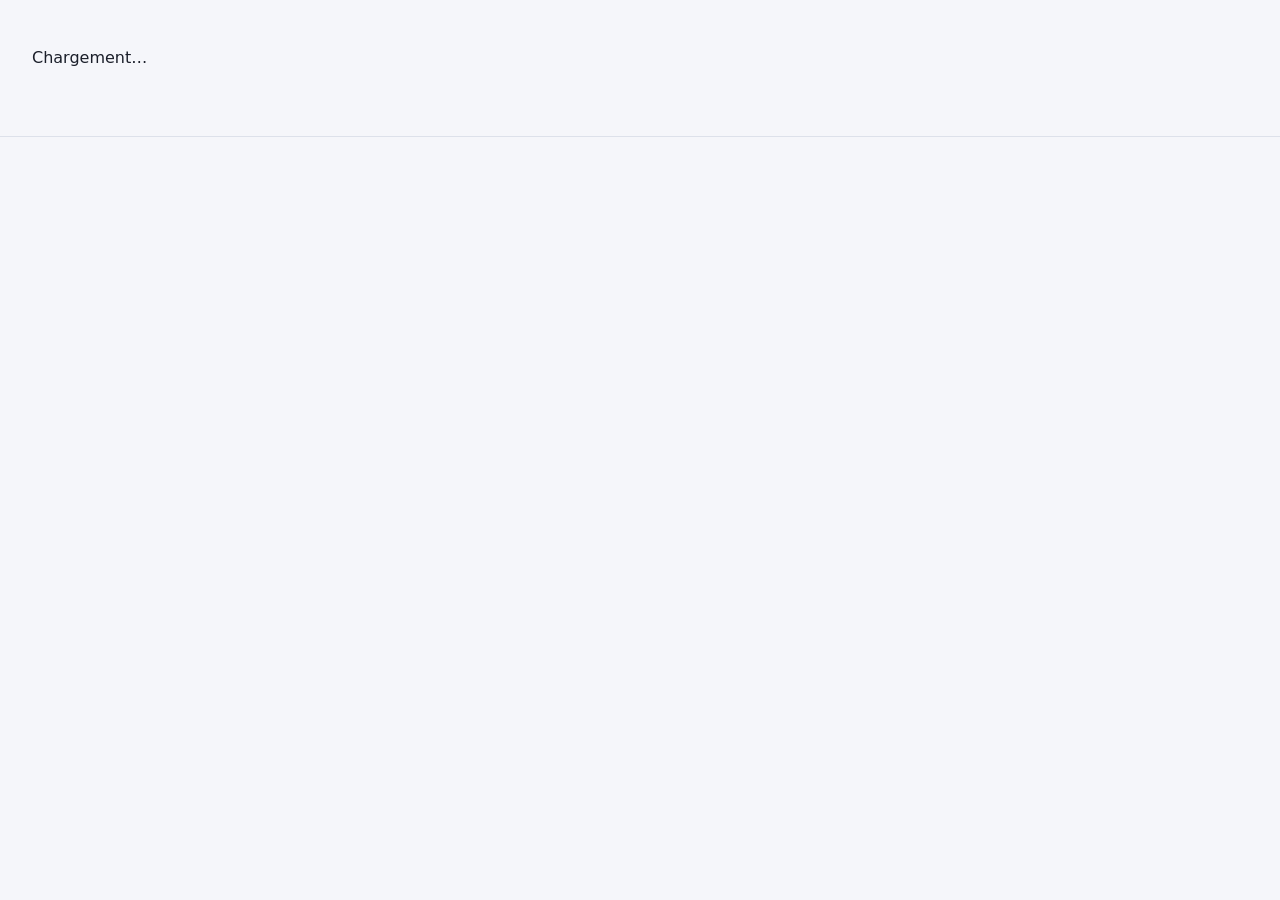
<file: index.html>
<!doctype html>
<html lang="fr"><head><meta charset="utf-8">
<title>Formations Jeune Juge / Jeune Arbitre UNSS</title>
<meta http-equiv="refresh" content="0; url=site/">
<link rel="canonical" href="site/">
</head><body><p><a href="site/">Accéder au site</a></p></body></html>
</file>
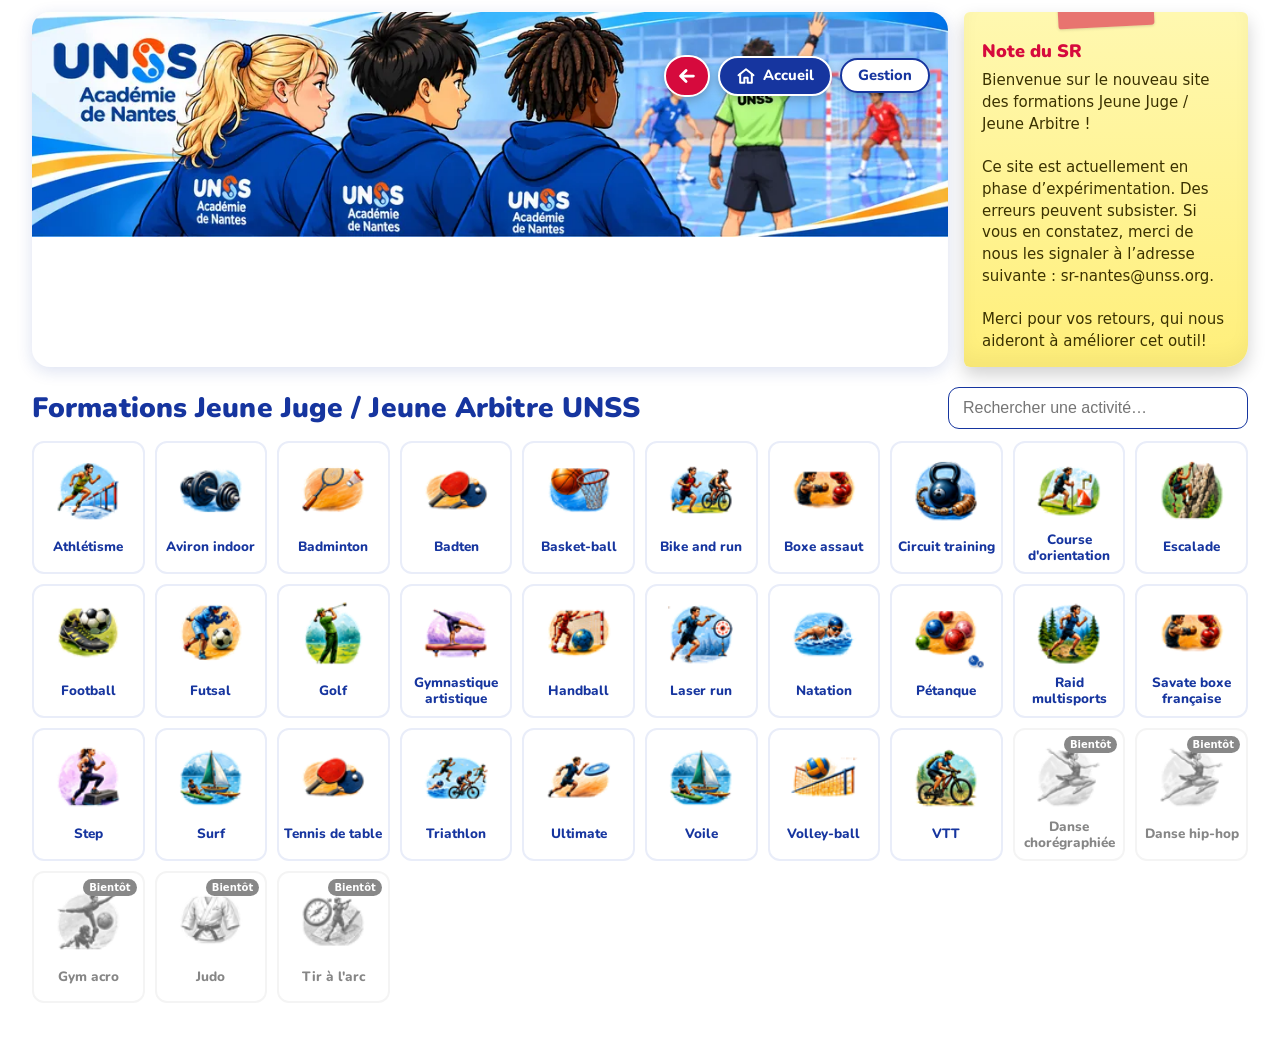
<file: site/index.html>
<!doctype html>
<html lang="fr">
<head>
<meta charset="utf-8">
<meta name="viewport" content="width=device-width, initial-scale=1">
<title>Formations Jeune Juge / Jeune Arbitre UNSS</title>
<meta name="description" content="Parcours de formation des jeunes juges et jeunes arbitres UNSS : découverte, règles, quiz d'analyse et entraînement à la certification.">
<link rel="icon" href="assets/logo-unss-nantes.png">
<link rel="manifest" href="manifest.webmanifest">
<meta name="theme-color" content="#16359f">
<link rel="apple-touch-icon" href="assets/app-192.png">
<meta name="apple-mobile-web-app-title" content="Jeune Officiel">
<link rel="stylesheet" href="assets/app.css">
</head>
<body>
<a class="evitement" href="#app">Aller au contenu</a>
<div id="bandeau"></div>
<header id="entete" class="entete"></header>
<main id="app" tabindex="-1"><p>Chargement…</p></main>
<footer class="pied" id="pied"></footer>

<dialog class="vision" id="vision">
  <div class="vision-in">
    <div class="vision-bar">
      <h2 id="vision-titre"></h2>
      <a class="btn petit" id="vision-ext" target="_blank" rel="noopener">Ouvrir dans un onglet ↗</a>
      <button class="btn petit" id="vision-fermer" aria-label="Fermer">Fermer ✕</button>
    </div>
    <iframe id="vision-cadre" title="Document" allowfullscreen></iframe>
  </div>
</dialog>
<script src="assets/commun.js"></script>
<script src="assets/app.js"></script>
</body>
</html>
</file>
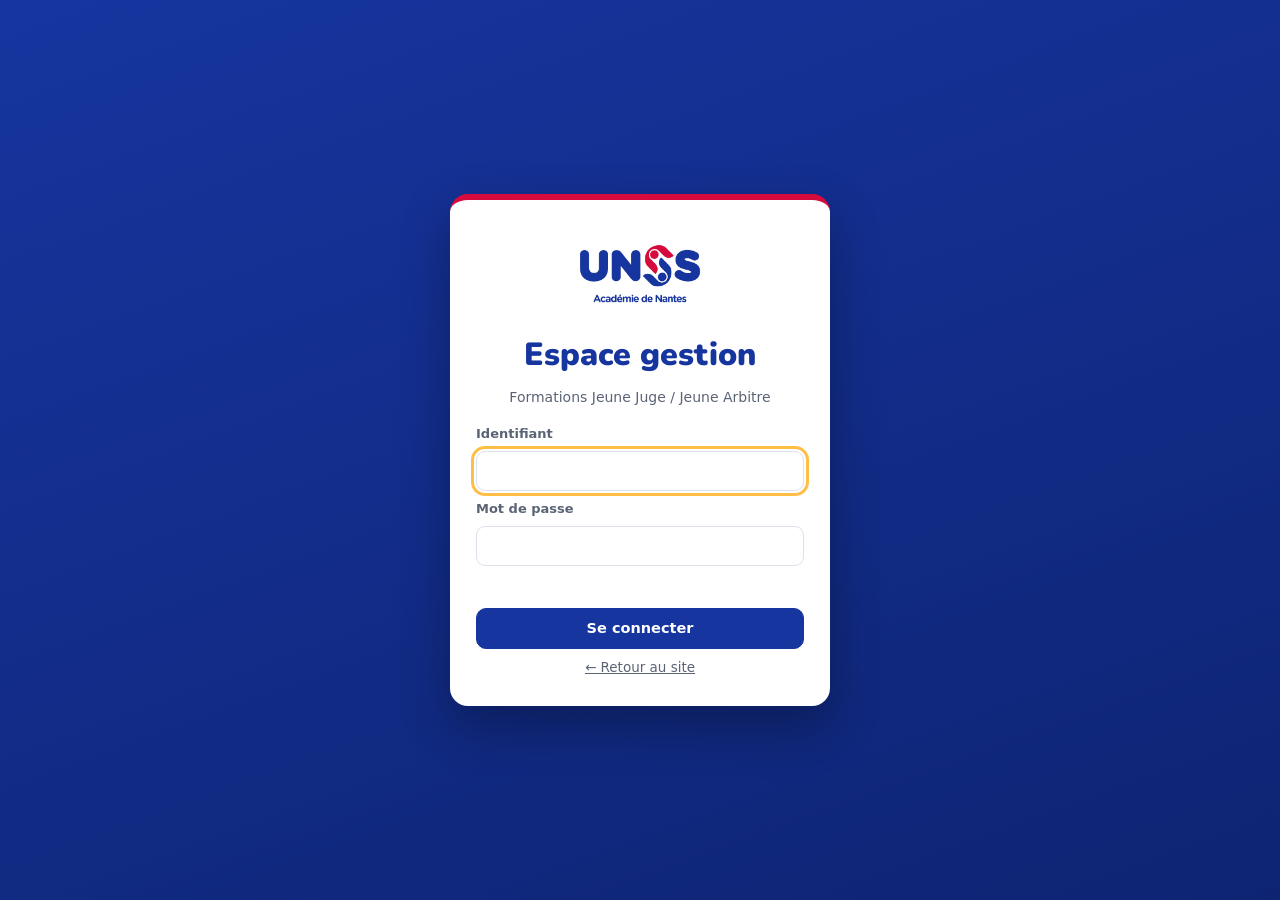
<file: site/admin.html>
<!doctype html>
<html lang="fr">
<head>
<meta charset="utf-8">
<meta name="viewport" content="width=device-width, initial-scale=1">
<meta name="robots" content="noindex">
<title>Espace gestion — Formations JA/JJ</title>
<link rel="stylesheet" href="assets/app.css">
<link rel="stylesheet" href="assets/admin.css">
</head>
<body class="admin">
<header class="top">
  <div class="top-in">
    <a class="marque" href="index.html"><b>Espace gestion</b><span id="a-sous">Formations Jeune Juge / Jeune Arbitre</span></a>
    <nav class="a-actions">
      <span id="etat" class="etat" role="status" aria-live="polite"></span>
      <button class="btn petit" id="b-apercu" title="Voir le site avec les modifications non publiées">Aperçu</button>
      <button class="btn petit" id="b-qualite">Contrôle qualité</button>
      <button class="btn petit" id="b-histo" title="Voir et restaurer les versions publiées">Historique</button>
      <button class="btn petit prim" id="b-publier">Publier</button>
      <button class="btn petit" id="b-reglages" aria-label="Réglages de publication">⚙</button>
    </nav>
  </div>
</header>
<div class="a-cadre">
  <aside class="a-cote" aria-label="Activités">
    <button class="a-lien" data-vue="general">Réglages généraux</button>
    <div class="a-cote-titre">Activités <button class="btn petit" id="b-ajout-sport">+ Ajouter</button></div>
    <ul id="liste-sports"></ul>
    <div class="a-cote-pied">
      <button class="btn petit" id="b-affiches">Affiches QR code</button>
      <button class="btn petit" id="b-export">Télécharger les fichiers (.zip)</button>
      <label class="btn petit">Importer un data.json<input type="file" id="f-import" accept=".json,application/json" hidden></label>
    </div>
  </aside>
  <main id="ed" class="a-main" tabindex="-1"><p>Chargement…</p></main>
</div>

<dialog id="dlg" class="a-dlg"><div id="dlg-in"></div></dialog>
<script src="assets/acces.js"></script>
<script src="assets/commun.js"></script>
<script src="assets/zip.js"></script>
<script src="assets/qrcode.js"></script>
<script src="assets/admin.js"></script>
</body>
</html>
</file>
<file: site/assets/app.css>
:root{
  --bleu:#16359f; --bleu-f:#0e2473; --bleu-c:#e9edf9; --rouge:#d60a3d; --rouge-f:#a8072f; --vert:#1f8a4c; --vert-c:#e3f4ea; --rouge-c:#fbe6e8;
  --fond:#f5f6fa; --carte:#fff; --texte:#1b1f2a; --doux:#5b6475; --bord:#dde1ea; --ombre:0 1px 3px rgba(20,30,60,.08),0 4px 14px rgba(20,30,60,.06);
  --e1:#1f5fc4; --e2:#e3a300; --e3:#2e9d4b; --e4:#e2553f; --e5:#7b4fc4; color-scheme:light;
  --r:14px; font-family:system-ui,-apple-system,"Segoe UI",Roboto,"Helvetica Neue",Arial,sans-serif;
}
*{box-sizing:border-box}
html{-webkit-text-size-adjust:100%}
body{margin:0;background:var(--fond);color:var(--texte);line-height:1.5;font-size:16px}
a{color:inherit}
button{font:inherit;cursor:pointer}
:focus-visible{outline:3px solid #ffbf47;outline-offset:2px}
#app:focus{outline:none}
.sr{position:absolute;width:1px;height:1px;overflow:hidden;clip:rect(0 0 0 0)}

/* En-tête */
.top{background:var(--bleu);color:#fff;position:sticky;top:0;z-index:20;box-shadow:0 2px 8px rgba(0,0,0,.15)}
.top-in{max-width:1180px;margin:0 auto;padding:12px 16px;display:flex;align-items:center;gap:14px}
.marque{display:flex;flex-direction:column;text-decoration:none;line-height:1.15;min-width:0}
.marque b{font-size:17px;letter-spacing:.2px}
.marque span{font-size:12.5px;opacity:.85}
.top nav{margin-left:auto;display:flex;gap:6px}
.top nav a{color:#fff;text-decoration:none;font-size:14px;padding:7px 11px;border-radius:9px;background:rgba(255,255,255,.12)}
.top nav a:hover{background:rgba(255,255,255,.22)}

main{max-width:1180px;margin:0 auto;padding:22px 16px 60px}
.fil{font-size:14px;color:var(--doux);margin:0 0 14px}
.fil a{color:var(--bleu);text-decoration:none}

/* Accueil */
.hero{display:grid;gap:6px;margin-bottom:18px}
.hero h1{margin:0;font-size:clamp(22px,4vw,30px);line-height:1.2}
.hero p{margin:0;color:var(--doux);max-width:70ch}
.outils{display:flex;gap:10px;flex-wrap:wrap;margin:16px 0 20px}
.recherche{flex:1;min-width:220px;padding:11px 14px;border:1px solid var(--bord);border-radius:11px;background:var(--carte);color:var(--texte);font-size:16px}
.etapes-legende{display:flex;gap:8px;flex-wrap:wrap;margin:0 0 20px;padding:0;list-style:none}
.etapes-legende li{display:flex;align-items:center;gap:7px;font-size:13.5px;background:var(--carte);border:1px solid var(--bord);border-radius:999px;padding:5px 11px 5px 5px}
.pastille{width:24px;height:24px;border-radius:50%;display:inline-grid;place-items:center;color:#fff;font-weight:700;font-size:13px;flex:none}
.e1{background:var(--e1)}.e2{background:var(--e2)}.e3{background:var(--e3)}.e4{background:var(--e4)}.e5{background:var(--e5)}

.grille{display:grid;grid-template-columns:repeat(auto-fill,minmax(210px,1fr));gap:14px}
.sport{background:var(--carte);border:1px solid var(--bord);border-radius:var(--r);padding:16px;text-decoration:none;display:flex;flex-direction:column;gap:10px;box-shadow:var(--ombre);transition:transform .12s,border-color .12s;min-height:118px}
.sport:hover{transform:translateY(-2px);border-color:var(--bleu)}
.sport h2{margin:0;font-size:17px;line-height:1.25}
.sport .ini{width:42px;height:42px;border-radius:11px;background:var(--bleu-c);color:var(--bleu);display:grid;place-items:center;font-weight:800;font-size:16px}
.jauge{display:flex;gap:4px;margin-top:auto}
.jauge i{flex:1;height:6px;border-radius:3px;background:var(--bord)}
.jauge i.ok.e1{background:var(--e1)}.jauge i.ok.e2{background:var(--e2)}.jauge i.ok.e3{background:var(--e3)}.jauge i.ok.e4{background:var(--e4)}.jauge i.ok.e5{background:var(--e5)}
.sport.inactif{opacity:.62;box-shadow:none;cursor:default}
.sport.inactif:hover{transform:none;border-color:var(--bord)}
.badge{display:inline-block;font-size:12px;font-weight:600;padding:2px 8px;border-radius:999px;background:var(--bord);color:var(--doux);width:max-content}

/* Page sport */
.entete-sport{display:flex;align-items:center;gap:14px;margin-bottom:18px}
.entete-sport .ini{width:54px;height:54px;border-radius:14px;background:var(--bleu);color:#fff;display:grid;place-items:center;font-weight:800;font-size:20px;flex:none}
.entete-sport h1{margin:0;font-size:clamp(22px,4vw,30px)}
.parcours{display:grid;gap:14px}
.etape{background:var(--carte);border:1px solid var(--bord);border-radius:var(--r);box-shadow:var(--ombre);overflow:hidden}
.etape > header{display:flex;gap:12px;align-items:flex-start;padding:15px 16px;border-left:6px solid var(--c,var(--bleu))}
.etape > header .pastille{width:32px;height:32px;font-size:15px}
.etape h2{margin:0;font-size:18px}
.etape header p{margin:2px 0 0;color:var(--doux);font-size:14px}
.items{list-style:none;margin:0;padding:4px 12px 14px;display:grid;grid-template-columns:repeat(auto-fill,minmax(250px,1fr));gap:8px}
.groupe-titre{grid-column:1/-1;font-size:13px;font-weight:700;text-transform:uppercase;letter-spacing:.5px;color:var(--doux);margin:8px 4px 0}
.item{display:flex;align-items:center;gap:10px;width:100%;text-align:left;background:var(--fond);border:1px solid var(--bord);border-radius:11px;padding:10px 12px;color:var(--texte);text-decoration:none;min-height:52px}
.item:hover{border-color:var(--bleu);background:var(--bleu-c)}
.item .ico{width:30px;height:30px;border-radius:8px;display:grid;place-items:center;flex:none;font-size:12px;font-weight:800;color:#fff}
.item .t{flex:1;min-width:0;font-size:14.5px;line-height:1.3}
.item .t small{display:block;color:var(--doux);font-size:12px}
.ico.doc{background:#3d6fd8}.ico.slides{background:#e2a12b}.ico.sheet{background:#2f9e5a}.ico.quiz{background:var(--e3)}.ico.wayground{background:#8b3fa8}.ico.lien,.ico.sharepoint{background:#68758a}.ico.video{background:#d0573f}
.vide{color:var(--doux);font-size:14px;padding:4px 16px 16px;margin:0}
.alerte{background:var(--rouge-c);border:1px solid var(--rouge);border-radius:10px;padding:8px 10px;font-size:13px;margin-top:4px}

/* Visionneuse */
dialog.vision{width:min(1100px,96vw);height:min(92vh,900px);padding:0;border:none;border-radius:16px;background:var(--carte);color:var(--texte);box-shadow:0 20px 60px rgba(0,0,0,.35)}
dialog.vision::backdrop{background:rgba(10,15,30,.6)}
.vision-in{display:flex;flex-direction:column;height:100%}
.vision-bar{display:flex;align-items:center;gap:10px;padding:10px 12px;border-bottom:1px solid var(--bord)}
.vision-bar h2{font-size:16px;margin:0;flex:1;min-width:0;overflow:hidden;text-overflow:ellipsis;white-space:nowrap}
.vision iframe{flex:1;border:0;width:100%;background:#fff}
.btn{display:inline-flex;align-items:center;gap:6px;border:1px solid var(--bord);background:var(--carte);color:var(--texte);border-radius:10px;padding:8px 13px;font-size:14.5px;text-decoration:none;line-height:1.2}
.btn:hover{border-color:var(--bleu)}
.btn.prim{background:var(--bleu);border-color:var(--bleu);color:#fff}
.btn.prim:hover{background:var(--bleu-f)}
.btn.dang{color:var(--rouge);border-color:var(--rouge)}
.btn.petit{padding:5px 9px;font-size:13px;border-radius:8px}

/* Quiz */
.quiz-tete{background:var(--carte);border:1px solid var(--bord);border-radius:var(--r);padding:18px;box-shadow:var(--ombre);margin-bottom:16px}
.quiz-tete .sur{font-size:12.5px;font-weight:700;letter-spacing:.6px;text-transform:uppercase;color:var(--e3)}
.quiz-tete h1{margin:4px 0 6px;font-size:clamp(21px,3.6vw,28px)}
.quiz-tete p{margin:0;color:var(--doux)}
.score{position:sticky;top:64px;z-index:5;display:flex;gap:10px;align-items:center;flex-wrap:wrap;background:var(--carte);border:1px solid var(--bord);border-radius:12px;padding:10px 12px;margin-bottom:14px;box-shadow:var(--ombre)}
.score .barre{flex:1;min-width:120px;height:8px;background:var(--bord);border-radius:4px;overflow:hidden}
.score .barre i{display:block;height:100%;background:var(--e3);width:0;transition:width .25s}
.score b{font-variant-numeric:tabular-nums}
.theme-titre{font-size:15px;font-weight:700;margin:22px 2px 10px;color:var(--bleu)}
.q{background:var(--carte);border:1px solid var(--bord);border-radius:12px;padding:14px;margin-bottom:10px}
.q .num{font-size:12px;font-weight:800;color:var(--doux)}
.q p{margin:4px 0 12px;font-size:16px}
.choix{display:flex;gap:8px;flex-wrap:wrap}
.choix button{flex:1;min-width:120px;border:2px solid var(--bord);background:var(--fond);color:var(--texte);border-radius:10px;padding:10px;font-weight:700}
.choix button[data-r=valable]:hover:not(:disabled){border-color:var(--vert)}
.choix button[data-r=faute]:hover:not(:disabled){border-color:var(--rouge)}
.choix button:disabled{cursor:default;opacity:.55}
.choix button.pris{opacity:1}
.q.juste{border-color:var(--vert)}
.q.faux{border-color:var(--rouge)}
.retour{margin-top:10px;padding:10px 12px;border-radius:10px;font-size:14.5px}
.q.juste .retour{background:var(--vert-c)}
.q.faux .retour{background:var(--rouge-c)}
.retour b{display:block;margin-bottom:2px}
.bilan{background:var(--carte);border:2px solid var(--e3);border-radius:var(--r);padding:20px;text-align:center;margin-top:18px}
.bilan .gros{font-size:42px;font-weight:800;color:var(--e3)}
.options-quiz{display:flex;gap:8px;flex-wrap:wrap;margin-top:12px}

footer.pied{max-width:1180px;margin:0 auto;padding:20px 16px 40px;color:var(--doux);font-size:13px;border-top:1px solid var(--bord)}
.apercu{background:#ffbf47;color:#222;text-align:center;font-size:14px;padding:6px 10px;font-weight:600}

@media (max-width:600px){
  .top nav a.secondaire{display:none}
  .items{grid-template-columns:1fr}
  .score{top:58px}
}
@media print{.top,.score,.options-quiz,footer{display:none}.q{break-inside:avoid}}

/* ===== Charte UNSS : bandeau, accueil, page activité ===== */
.top{background:var(--bleu);border-bottom:5px solid var(--rouge)}
.top-in{padding:8px 16px}
.marque{flex-direction:row;align-items:center;gap:12px}
.marque .logo{background:#fff;border-radius:10px;padding:4px 8px;display:flex;align-items:center;flex:none}
.marque .logo img{height:34px;width:auto;display:block}
.marque .txt{display:flex;flex-direction:column;min-width:0}
.top nav a{background:rgba(255,255,255,.14)}
.top nav a:hover{background:var(--rouge)}
body.accueil{background:#fff}
body.accueil::before{content:"";position:fixed;inset:72px 0 0 0;background:url(logo-unss-nantes.png) center 58%/min(78vw,900px) auto no-repeat;opacity:.07;pointer-events:none;z-index:0}
body.accueil main{position:relative;z-index:1}
.hero-ligne{display:flex;align-items:flex-end;gap:16px;flex-wrap:wrap;margin-bottom:16px}
.hero-ligne h1{margin:0;font-size:clamp(20px,3.2vw,28px);color:var(--bleu);line-height:1.15}
.hero-ligne h1::after{content:"";display:block;width:64px;height:4px;background:var(--rouge);border-radius:2px;margin-top:6px}
.hero-ligne p{margin:4px 0 0;color:var(--doux);font-size:14.5px}
.hero-ligne .recherche{flex:0 1 300px;min-width:200px;margin-left:auto;border-color:var(--bleu)}
.grille.tuiles{grid-template-columns:repeat(auto-fill,minmax(122px,1fr));gap:10px}
.tuile{position:relative;background:rgba(255,255,255,.92);border:2px solid var(--bleu-c);border-radius:14px;padding:10px 8px 9px;text-decoration:none;display:flex;flex-direction:column;align-items:center;gap:6px;text-align:center;transition:transform .12s,border-color .12s,box-shadow .12s}
.tuile img{width:58px;height:58px;object-fit:contain}
.tuile b{font-size:13.5px;line-height:1.2;color:var(--bleu);min-height:2.4em;display:flex;align-items:center}
.tuile:hover{transform:translateY(-2px);border-color:var(--rouge);box-shadow:0 6px 16px rgba(22,53,159,.15)}
.tuile.inactif{filter:grayscale(1);opacity:.6;cursor:default}
.tuile.inactif:hover{transform:none;border-color:var(--bleu-c);box-shadow:none}
.tuile .bientot{position:absolute;top:6px;right:6px;font-size:10px;font-weight:700;background:var(--rouge);color:#fff;border-radius:999px;padding:1px 6px;filter:none}

/* Page d'une activité (reprise de la mise en page d'origine) */
.cadre-sport{background:var(--bleu);border-radius:20px;padding:clamp(8px,1.6vw,18px)}
.hub{position:relative;background:#fff;border-radius:14px;padding:clamp(12px,2vw,26px);display:grid;grid-template-columns:1fr 1.15fr 1fr;gap:clamp(10px,2vw,26px);align-items:center}
.hub .col{display:grid;gap:clamp(10px,1.6vw,20px)}
.hub .centre{display:flex;flex-direction:column;align-items:center;gap:clamp(8px,1.4vw,16px)}
.hub .centre .logo-hub{width:min(260px,80%);height:auto}
.hub .nom-sport{display:flex;align-items:center;gap:10px;font-size:clamp(20px,3vw,34px);font-weight:900;color:#111;text-transform:uppercase;letter-spacing:.5px;text-align:center;line-height:1.1}
.hub .nom-sport img{width:clamp(40px,5vw,60px);height:auto}
.etape-img{position:relative;display:block;border-radius:14px;overflow:hidden;box-shadow:0 3px 10px rgba(0,0,0,.15);transition:transform .15s,box-shadow .15s;background:#fff}
.etape-img img{display:block;width:100%;height:auto}
.etape-img:hover{transform:scale(1.03);box-shadow:0 8px 22px rgba(0,0,0,.22)}
.etape-img .nb{position:absolute;bottom:8px;right:8px;background:var(--bleu);color:#fff;font-size:12px;font-weight:700;border-radius:999px;padding:2px 9px}
.etape-img.vide img{filter:grayscale(.85);opacity:.55}
.etape-img.vide .nb{background:var(--rouge)}
.etape-img.vide:hover{transform:none}
.retour-rond{position:absolute;top:10px;left:10px;width:38px;height:38px;border-radius:50%;border:2px solid var(--rouge);color:var(--rouge);display:grid;place-items:center;text-decoration:none;font-size:20px;background:#fff;z-index:2}
.retour-rond:hover{background:var(--rouge);color:#fff}
@media (max-width:760px){
  .hub{grid-template-columns:1fr 1fr}
  .hub .centre{grid-column:1/-1;order:-1}
  .hub .col{display:contents}
}

/* Page d'une étape */
.tete-etape{display:flex;gap:16px;align-items:center;background:#fff;border:2px solid var(--bleu-c);border-radius:16px;padding:12px;margin-bottom:16px}
.tete-etape img.ill{width:120px;height:auto;border-radius:10px;flex:none}
.tete-etape .icone-sport{width:44px;height:44px}
.tete-etape h1{margin:0;font-size:clamp(20px,3vw,26px);color:var(--bleu)}
.tete-etape p{margin:4px 0 0;color:var(--doux)}
.nav-etapes{display:flex;gap:8px;flex-wrap:wrap;margin-top:16px}
@media (max-width:560px){.tete-etape img.ill{width:80px}}

/* Ajustements : tout l'accueil et toute la page activité tiennent sur un écran */
.grille.tuiles{grid-template-columns:repeat(auto-fill,minmax(98px,1fr));gap:8px}
.tuile{padding:8px 5px 7px;gap:4px;background:rgba(255,255,255,.82);border-radius:12px}
.tuile img,.tuile .ini{width:46px;height:46px}
.tuile b{font-size:12.5px;min-height:2.4em}
body.accueil::before{background-size:min(92vw,1100px) auto;opacity:.09}
body.accueil main{padding-top:16px}
.hero-ligne{margin-bottom:12px}
.hub{--h:calc(100vh - 230px);grid-template-columns:auto auto auto;justify-content:center}
.hub .col{justify-items:center}
.hub .col .etape-img img{max-height:calc((var(--h) - 20px) / 2);width:auto;max-width:100%}
.hub .centre .etape-img img{max-height:calc(var(--h) * .58);width:auto;max-width:100%}
.hub .centre .logo-hub{max-height:calc(var(--h) * .16);width:auto}
.hub .nom-sport{font-size:clamp(18px,2.6vw,30px)}
.hub .nom-sport img{width:clamp(34px,4vw,50px)}
.etape-img{width:fit-content}
@media (max-width:760px){
  .hub{grid-template-columns:1fr 1fr;--h:auto}
  .hub .col .etape-img img,.hub .centre .etape-img img{max-height:none;width:100%}
  .etape-img{width:auto}
  .hub .centre .logo-hub{max-height:70px}
}

/* ===== Couleurs des 5 étapes (reprises des illustrations) ===== */
:root{--e1:#0a3faa;--e2:#f4c20d;--e3:#089f3b;--e4:#f45d06;--e5:#4f1f96}
/* Ressources : icônes dessinées, sans sous-titre */
.item{min-height:56px;gap:12px;font-weight:600}
.item .t{font-size:15px}
.item .ico{width:38px;height:38px;border-radius:11px;color:#fff;font-size:0}
.item .ico svg{width:22px;height:22px}
.ico.doc{background:linear-gradient(135deg,#3b7bf0,#1d4fc4)}
.ico.slides{background:linear-gradient(135deg,#ffb52e,#f08a00)}
.ico.sheet{background:linear-gradient(135deg,#27b265,#118545)}
.ico.quiz{background:linear-gradient(135deg,#2bb34f,#0b8a36)}
.ico.video{background:linear-gradient(135deg,#ff4b4b,#d60a3d)}
.ico.wayground{background:linear-gradient(135deg,#9a55e0,#6a2bb5)}
.ico.lien,.ico.sharepoint{background:linear-gradient(135deg,#6f7f99,#4a5872)}
.item .ext{color:var(--doux)}
/* Boutons de navigation entre étapes */
.btn-etape{display:inline-flex;align-items:center;gap:8px;padding:5px 12px 5px 5px;border-radius:12px;background:var(--c);color:#fff;text-decoration:none;font-weight:700;font-size:14px;box-shadow:0 2px 6px rgba(0,0,0,.15);transition:transform .12s,filter .12s}
.btn-etape img{width:34px;height:34px;border-radius:8px;object-fit:cover;background:#fff}
.btn-etape:hover{transform:translateY(-1px);filter:brightness(1.08)}
.btn-etape.e1{--c:var(--e1)}.btn-etape.e2{--c:var(--e2);color:#10233d}.btn-etape.e3{--c:var(--e3)}.btn-etape.e4{--c:var(--e4)}.btn-etape.e5{--c:var(--e5)}
.nav-etapes .btn.prim{border-radius:12px;padding:10px 14px}
.tete-etape{border-left:8px solid var(--c,var(--bleu))}
/* Accueil : icônes de sport plus grandes */
.grille.tuiles{grid-template-columns:repeat(auto-fill,minmax(112px,1fr));gap:10px}
.tuile{padding:8px 4px 8px;gap:3px}
.tuile img,.tuile .ini{width:78px;height:78px}
.tuile b{font-size:12.5px;min-height:2.3em}

/* ===== Police douce (Nunito, hébergée avec le site) ===== */
@font-face{font-family:'Nunito';font-style:normal;font-weight:600 900;font-display:swap;src:url(polices/nunito-latin.woff2) format('woff2')}
.hero-ligne h1,.tete-etape h1,.quiz-tete h1,.tuile b,.btn-etape,.item .t,.etape h2,.marque b,.theme-titre,.bilan .gros{font-family:'Nunito',system-ui,sans-serif}
.tuile b{font-weight:800;font-size:13.5px}
.hero-ligne h1,.tete-etape h1,.quiz-tete h1{font-weight:900;letter-spacing:.1px}
.item .t{font-weight:700;font-size:15.5px}
.btn-etape{font-weight:800;font-size:14.5px}
/* Nom de l'activité au centre de la page */
.hub .nom-sport{display:flex;align-items:center;justify-content:center;gap:14px;text-transform:none;letter-spacing:0}
.hub .nom-sport img{width:clamp(64px,7.5vw,104px);height:auto;filter:drop-shadow(0 3px 6px rgba(22,53,159,.18))}
.hub .nom-sport h1{margin:0;font-family:'Nunito',system-ui,sans-serif;font-weight:900;color:var(--bleu);font-size:clamp(26px,3.4vw,44px);line-height:1.05;text-align:left}
.hub{--h:calc(100vh - 250px)}
.hub{grid-template-columns:repeat(3,minmax(0,1fr))}
.hub .nom-sport{max-width:100%}
.hub .nom-sport.long h1{font-size:clamp(20px,2.4vw,32px)}
.hub .nom-sport.long img{width:clamp(56px,6vw,84px)}
@media (max-width:760px){.hub{grid-template-columns:1fr 1fr}}

/* ===== Bandeau illustré de l'accueil ===== */
.banniere{border-radius:18px;overflow:hidden;margin:0 0 14px;box-shadow:0 4px 16px rgba(22,53,159,.15);background:#fff;height:clamp(130px,26vh,300px)}
.banniere img{display:block;width:100%;height:100%;object-fit:cover;object-position:center 42%}
body.accueil::before{inset:auto 0 0 0;top:auto;height:62vh}
.hero-ligne h1{font-size:clamp(19px,2.4vw,24px)}
@media (max-width:600px){.banniere{height:auto}.banniere img{height:auto;object-fit:contain}}

/* Accueil : un seul bandeau (l'illustration), boutons intégrés */
body.accueil .top{display:none}
.banniere{position:relative}
.ban-nav{position:absolute;top:12px;right:12px;display:flex;gap:8px}
.ban-nav a{background:var(--bleu);color:#fff;text-decoration:none;font-family:'Nunito',system-ui,sans-serif;font-weight:800;font-size:14.5px;padding:8px 14px;border-radius:999px;box-shadow:0 3px 10px rgba(0,0,0,.25);border:2px solid #fff}
.ban-nav a:hover{background:var(--rouge)}
@media (max-width:600px){.ban-nav{top:8px;right:8px}.ban-nav a{font-size:12.5px;padding:6px 10px}}
/* Bandeau affiché en entier, sans recadrage */
.banniere{height:auto}
.banniere img{height:auto;object-fit:contain}

/* ===== Pleine largeur (paysage) et lecture sur smartphone (portrait) ===== */
main,.top-in,footer.pied{max-width:none}
main{padding:18px clamp(12px,2.5vw,40px) 50px}
.top-in{padding:8px clamp(12px,2.5vw,40px)}
footer.pied{padding:18px clamp(12px,2.5vw,40px) 36px}
.cadre-sport{max-width:1600px;margin:0 auto}
.banniere{max-width:1800px;margin-left:auto;margin-right:auto}
@media (min-width:1500px){.grille.tuiles{grid-template-columns:repeat(auto-fill,minmax(128px,1fr))}.tuile img{width:88px;height:88px}}

/* Tablette en portrait : la page activité passe sur 2 colonnes */
@media (orientation:portrait) and (max-width:1100px){
  .hub{grid-template-columns:1fr 1fr;--h:auto}
  .hub .centre{grid-column:1/-1;order:-1}
  .hub .col{display:contents}
  .hub .col .etape-img img,.hub .centre .etape-img img{max-height:none;width:100%}
  .etape-img{width:auto}
  .hub .centre .etape-img{width:min(520px,100%)}
}

/* Smartphone */
@media (max-width:600px){
  body{font-size:15.5px}
  main{padding:10px 10px 40px}
  .top-in{padding:6px 10px;gap:8px}
  .marque .logo img{height:28px}
  .marque b{font-size:14px;line-height:1.2}
  .marque .txt span{display:none}
  .top nav a{padding:6px 9px;font-size:13px}
  .fil{font-size:13px;margin-bottom:8px}
  /* Accueil */
  .banniere{margin:-10px -10px 10px;border-radius:0 0 16px 16px}
  .hero-ligne{gap:8px;margin-bottom:10px}
  .hero-ligne h1{font-size:19px}
  .hero-ligne p{font-size:13.5px}
  .hero-ligne .recherche{flex:1 1 100%;margin-left:0;min-width:0}
  .grille.tuiles{grid-template-columns:repeat(3,1fr);gap:8px}
  .tuile{padding:8px 4px}
  .tuile img,.tuile .ini{width:62px;height:62px}
  .tuile b{font-size:12.5px}
  /* Page activité */
  .cadre-sport{border-radius:16px;padding:6px}
  .hub{padding:10px;gap:10px;border-radius:12px}
  .hub .centre{gap:6px}
  .hub .centre .logo-hub{max-height:46px}
  .hub .centre .etape-img{width:100%}
  .hub .nom-sport img,.hub .nom-sport.long img{width:56px}
  .hub .nom-sport h1,.hub .nom-sport.long h1{font-size:24px}
  .retour-rond{width:32px;height:32px;font-size:17px;top:8px;left:8px}
  .etape-img .nb{font-size:11px;padding:2px 7px;bottom:6px;right:6px}
  /* Page étape */
  .tete-etape{gap:10px;padding:8px}
  .tete-etape img.ill{width:64px}
  .tete-etape h1{font-size:19px}
  .tete-etape p{font-size:13.5px}
  .tete-etape .icone-sport{width:36px;height:36px}
  .items{grid-template-columns:1fr;padding:8px}
  .nav-etapes{display:grid;grid-template-columns:1fr 1fr;gap:8px}
  .nav-etapes .btn.prim{grid-column:1/-1;justify-content:center}
  .btn-etape{font-size:13px;padding:4px 8px 4px 4px}
  .btn-etape img{width:30px;height:30px}
  /* Quiz */
  .quiz-tete{padding:12px}
  .q{padding:12px}
  .q p{font-size:15.5px}
  .choix button{min-width:0;padding:12px 6px}
  .score{top:50px;padding:8px 10px;font-size:14px}
  /* Visionneuse plein écran */
  dialog.vision{width:100vw;height:100dvh;max-width:none;max-height:none;border-radius:0;margin:0}
  .vision-bar h2{font-size:14px}
}
/* Smartphone portrait : nom de l'activité en haut, puis les étapes 1 à 5 dans l'ordre */
@media (max-width:600px){
  .hub{grid-template-columns:1fr 1fr}
  .hub .centre{display:contents}
  .hub .centre .logo-hub{grid-column:1/-1;justify-self:center;order:0}
  .hub .nom-sport{grid-column:1/-1;order:1;margin-bottom:2px}
  .hub .etape-img.n1{order:2}.hub .etape-img.n2{order:3}
  .hub .etape-img.n3{order:4;grid-column:1/-1;justify-self:center;width:78%}
  .hub .etape-img.n4{order:5}.hub .etape-img.n5{order:6}
  .hub .etape-img img{width:100%;max-height:none}
  .score .barre{order:3;flex-basis:100%}
}

/* ===== Tuile « Regarder une situation d'arbitrage » (vidéos) ===== */
:root{--e6:#038bb2}
.btn-etape.e6{--c:var(--e6)}
.hub.avec-plus{grid-template-columns:repeat(4,minmax(0,1fr))}
.hub .col-plus{align-self:center}
.hub.avec-plus .centre .etape-img img{max-height:calc(var(--h) * .5)}

/* Navigation entre étapes : toutes sur une ligne, retour en dessous */
.nav-etapes{display:flex;flex-wrap:nowrap;gap:8px;margin-top:16px}
.nav-etapes .btn-etape{flex:1 1 0;min-width:0;line-height:1.2}
.nav-etapes .btn-etape span{min-width:0}
.btn-retour{display:inline-flex;align-items:center;gap:10px;margin-top:12px;background:#fff;color:var(--bleu);border:2px solid var(--bleu);border-radius:999px;padding:6px 18px 6px 6px;text-decoration:none;font-family:'Nunito',system-ui,sans-serif;font-weight:800;font-size:15.5px;box-shadow:0 2px 8px rgba(22,53,159,.15)}
.btn-retour .fleche{width:36px;height:36px;border-radius:50%;background:var(--rouge);color:#fff;display:grid;place-items:center}
.btn-retour .fleche svg{width:22px;height:22px}
.btn-retour:hover{background:var(--bleu);color:#fff}
@media (orientation:portrait) and (max-width:1100px){
  .hub.avec-plus{grid-template-columns:1fr 1fr}
  .hub .col-plus{display:contents}
  .hub .etape-img.n6{grid-column:1/-1;justify-self:center;width:min(520px,100%)}
}
@media (max-width:600px){
  .nav-etapes{display:flex;gap:6px}
  .nav-etapes .btn-etape{flex-direction:column;align-items:center;text-align:center;padding:5px 3px 6px;gap:4px;font-size:10.5px;border-radius:10px}
  .nav-etapes .btn-etape img{width:100%;height:auto;aspect-ratio:1;max-width:58px}
  .hub .etape-img.n6{order:7;width:78%}
  .btn-retour{display:flex;justify-content:flex-start;font-size:14.5px}
}

/* =====================================================================
   Version 3 : bandeau illustré = navigation sur toutes les pages,
   encart « Note du SR », page activité en ligne, gros boutons d'étape
   ===================================================================== */
body.accueil::before{display:none}
body.accueil footer.pied{display:none}
.entete{padding:12px clamp(12px,2.5vw,40px) 0}
.entete-in{display:flex;gap:16px;align-items:stretch;justify-content:center}
.entete .banniere{position:relative;flex:0 1 auto;width:min(100%,calc(30vh * 3.25));margin:0;border-radius:18px;overflow:hidden;box-shadow:0 4px 16px rgba(22,53,159,.15);background:#fff;height:auto;max-width:none}
.entete.avec-note .banniere{width:min(calc(100% - 300px),calc(30vh * 3.25))}
.entete .banniere img{display:block;width:100%;height:auto;object-fit:contain}
/* Boutons de navigation dans le bandeau */
.ban-nav{position:absolute;top:auto;bottom:auto;right:2%;top:12%;display:flex;gap:8px;align-items:center}
.ban-nav a,.ban-nav button{display:inline-flex;align-items:center;gap:7px;background:var(--bleu);color:#fff;text-decoration:none;font-family:'Nunito',system-ui,sans-serif;font-weight:800;font-size:clamp(13px,1.15vw,16px);padding:8px 16px;border-radius:999px;box-shadow:0 3px 10px rgba(0,0,0,.25);border:2px solid #fff;cursor:pointer;line-height:1}
.ban-nav svg{width:20px;height:20px;flex:none}
.ban-nav .nb-retour{padding:8px 10px;background:var(--rouge)}
.ban-nav .nb-retour svg{width:22px;height:22px}
.ban-nav a:hover,.ban-nav button:hover{filter:brightness(1.15);transform:translateY(-1px)}
.ban-nav .nb-gestion{background:#fff;color:var(--bleu);border-color:var(--bleu)}
/* Post-it « Note du SR » */
.postit{position:relative;flex:0 0 clamp(240px,22vw,340px);background:linear-gradient(180deg,#fff8b0,#ffef7a);color:#3b3200;border-radius:4px 4px 18px 4px;padding:26px 18px 14px;box-shadow:0 8px 18px rgba(0,0,0,.18),inset 0 -12px 18px rgba(0,0,0,.04);transform:rotate(1.2deg);overflow:auto;font-size:15px;line-height:1.45}
.postit::before{content:"";position:absolute;top:-9px;left:50%;width:96px;height:24px;transform:translateX(-50%) rotate(-3deg);background:rgba(214,10,61,.55);border-radius:3px;box-shadow:0 1px 3px rgba(0,0,0,.15)}
.postit-titre{display:block;font-family:'Nunito',system-ui,sans-serif;font-weight:900;font-size:18px;color:var(--rouge);margin-bottom:6px}
.postit-txt a{color:var(--bleu);font-weight:700}
.postit[hidden]{display:none}
/* Accueil */
.hero-ligne{align-items:center;margin-top:4px}
.hero-ligne h1::after{display:none}
.hero-ligne h1{font-size:clamp(20px,2.4vw,28px)}

/* ----- Page d'une activité : tuiles côte à côte, titre en dessous ----- */
.cadre-sport{max-width:none}
.hub{display:grid;align-items:start;justify-items:stretch;gap:clamp(10px,1.4vw,22px);padding:clamp(12px,1.6vw,24px)}
.hub.hub-5{grid-template-columns:repeat(5,minmax(0,1fr))}
.hub.hub-6{grid-template-columns:repeat(4,minmax(0,1fr))}
.hub .etape-img{width:100%;justify-self:stretch}
.hub .etape-img img{width:100%;height:auto;max-height:none}
.hub .etape-img:hover{transform:scale(1.025)}
.titre-hub{display:flex;align-items:center;justify-content:center;gap:clamp(14px,2.5vw,40px);--t:clamp(54px,8vw,120px)}
.hub-5 .titre-hub{grid-column:1/-1;padding:4px 0}
.hub-6 .titre-hub{grid-column:span 2;align-self:center;flex-direction:column;gap:clamp(8px,1.4vw,18px)}
.titre-hub .logo-hub{height:var(--t);width:auto;max-height:none;max-width:none}
.titre-hub .nom-sport{display:flex;align-items:center;gap:14px}
.titre-hub .nom-sport img{height:var(--t);width:auto;filter:drop-shadow(0 3px 6px rgba(22,53,159,.18))}
.titre-hub .nom-sport h1{margin:0;font-family:'Nunito',system-ui,sans-serif;font-weight:900;color:var(--bleu);font-size:calc(var(--t) * .62);line-height:1}
.hub .retour-rond{display:none}

/* ----- Page d'une étape : boutons d'étape trois fois plus grands ----- */
.nav-etapes{display:flex;flex-wrap:nowrap;gap:12px;margin-top:18px}
.nav-etapes .btn-etape{flex:1 1 0;min-width:0;display:flex;align-items:center;gap:14px;padding:10px 16px 10px 10px;border-radius:18px;font-size:clamp(14px,1.25vw,18px);line-height:1.2}
.nav-etapes .btn-etape img{width:auto;height:clamp(84px,14vh,140px);aspect-ratio:1;object-fit:cover;border-radius:12px;flex:none;background:#fff}
.nav-etapes .btn-etape span{display:flex;flex-direction:column;gap:3px}
.nav-etapes .btn-etape small{font-size:.75em;opacity:.85;font-weight:700;text-transform:uppercase;letter-spacing:.5px}
.btn-retour{margin-top:16px;font-size:17px;padding:8px 22px 8px 8px}
.btn-retour .fleche{width:44px;height:44px}
.btn-retour .fleche svg{width:26px;height:26px}

/* ----- Tablette portrait ----- */
@media (orientation:portrait) and (max-width:1100px){
  .entete .banniere,.entete.avec-note .banniere{width:100%}
  .entete-in{flex-direction:column}
  .postit{flex:none;transform:none;max-height:none}
  .hub.hub-5,.hub.hub-6{grid-template-columns:1fr 1fr}
  .hub .etape-img.n3{grid-column:auto;width:100%}
  .hub-5 .etape-img.n5{grid-column:1/-1;justify-self:center;width:50%}
  .hub-6 .titre-hub{grid-column:1/-1;flex-direction:row}
  .hub .titre-hub{order:-1}
}
/* ----- Smartphone ----- */
@media (max-width:600px){
  .entete{padding:0}
  .entete .banniere{border-radius:0 0 16px 16px}
  .entete-in{gap:10px}
  .ban-nav{top:6%;right:2%;gap:5px}
  .ban-nav a,.ban-nav button{font-size:12px;padding:6px 9px;border-width:1.5px}
  .ban-nav svg{width:16px;height:16px}
  .ban-nav .nb-home span{display:none}
  .postit{margin:0 10px;padding:20px 14px 10px;font-size:14px}
  .hub .titre-hub{--t:52px;flex-wrap:wrap}
  .hub .etape-img.n3,.hub-5 .etape-img.n5{width:100%}
  .hub-5 .etape-img.n5{grid-column:1/-1;justify-self:center;width:70%}
  .hub .etape-img.n6{grid-column:1/-1;justify-self:center;width:70%}
  .nav-etapes{gap:6px}
  .nav-etapes .btn-etape{flex-direction:column;align-items:center;text-align:center;padding:6px 4px 8px;gap:6px;font-size:11px;border-radius:12px}
  .nav-etapes .btn-etape img{width:100%;height:auto;max-width:none}
  .nav-etapes .btn-etape small{display:none}
  .btn-retour{display:flex;font-size:15px}
}
/* Tuiles toutes carrées (l'image 5 est plus large que haute) */
.hub .etape-img img{aspect-ratio:1;object-fit:contain}
.hub .etape-img.n5{background:#efe6fb}
.hub .etape-img.n4{background:#fde9df}
/* La page tient dans la hauteur de l'écran : tuiles limitées, cadre pleine largeur */
.hub.hub-6{max-width:calc((100vh - 400px) / 2 * 4 + 140px);margin:0 auto}
.hub.hub-5{max-width:calc((100vh - 470px) * 5 + 160px);margin:0 auto}
.hub-6 .titre-hub{--t:clamp(50px,6vw,96px)}
@media (orientation:portrait) and (max-width:1100px){.hub.hub-5,.hub.hub-6{max-width:none}}
.hub.hub-6{max-width:none;grid-template-columns:repeat(4,minmax(0,max(160px,calc((100vh - 400px) / 2))));justify-content:center}
.hub.hub-5{max-width:none;grid-template-columns:repeat(5,minmax(0,max(150px,calc(100vh - 470px))));justify-content:center}
@media (orientation:portrait) and (max-width:1100px){.hub.hub-5,.hub.hub-6{grid-template-columns:1fr 1fr}}
@media (max-width:600px){.hub-6 .etape-img.n6{grid-column:auto;width:100%;justify-self:stretch}}

/* Bandeau + post-it alignés sur les bords du cadre des activités */
.entete-in{justify-content:flex-start}
.entete.avec-note .banniere{flex:0 0 auto;width:min(calc(100% - 280px),calc(30vh * 3.25))}
.postit{flex:1 1 auto;min-width:260px;transform:none;border-radius:6px 6px 22px 6px}
.entete:not(.avec-note) .entete-in{justify-content:center}
@media (orientation:portrait) and (max-width:1100px){.entete.avec-note .banniere{width:100%}.postit{min-width:0}}

/* Smartphone : bandeau et post-it alignés sur le cadre ; tuiles 5 et 6 côte à côte */
@media (max-width:600px){
  .entete{padding:10px 10px 0}
  .entete .banniere{border-radius:14px}
  .postit{margin:0;min-width:0}
  .hub.hub-6 .etape-img.n5,.hub.hub-6 .etape-img.n6{grid-column:auto;width:100%;justify-self:stretch;align-self:start}
}

/* ===== Progression de l'élève ===== */
.tuile{position:relative}
.tuile .avance{position:absolute;left:12%;right:12%;bottom:7px;height:5px;border-radius:9px;background:rgba(22,53,159,.15);overflow:hidden}
.tuile .avance i{display:block;height:100%;background:#089f3b;border-radius:9px}
.etape-img{position:relative}
.etape-img .coche{position:absolute;top:8px;right:8px;min-width:34px;height:34px;padding:0 8px;border-radius:999px;background:#078a33;color:#fff;font-weight:900;font-size:18px;display:grid;place-items:center;box-shadow:0 2px 6px rgba(0,0,0,.3);border:2px solid #fff;font-family:'Nunito',system-ui,sans-serif}
.etape-img .coche.partiel{background:#fff;color:#16359f;border-color:#16359f;font-size:14px}
.item{position:relative}
.item .vu{display:none;margin-left:auto;width:24px;height:24px;border-radius:50%;background:#078a33;color:#fff;font-size:13px;font-weight:900;place-items:center;flex:none}
.item.fait .vu{display:grid}
.item.fait{border-color:#9fd3b0}
.item .score-item{margin-left:auto;flex:none;font-weight:800;font-size:13px;padding:3px 9px;border-radius:999px;background:#e5f4ea;color:#06622a;font-family:'Nunito',system-ui,sans-serif}
.item.certif{background:linear-gradient(135deg,#fff7d6,#fff);border:2px solid #4f1f96;grid-column:1/-1}
.item.certif .t{font-size:17px;font-weight:900;color:#4f1f96}
.item .ico.certif{background:#4f1f96}
@media (prefers-color-scheme:dark){:root:not([data-theme=light]) .item.certif{background:linear-gradient(135deg,#2c2240,var(--carte))}:root:not([data-theme=light]) .item.certif .t{color:#cdb8ff}}

/* ===== Certification blanche ===== */
.examen-barre{position:sticky;top:0;z-index:5;display:flex;align-items:center;gap:14px;flex-wrap:wrap}
.examen-barre .barre{flex:1;min-width:120px}
.examen-barre #chrono{font-variant-numeric:tabular-nums;font-size:18px}
.examen-barre.urgent #chrono{color:#d60a3d}
#examen fieldset.q{border:1px solid var(--bord);margin:0 0 10px;min-width:0}
#examen fieldset.q legend{float:left;margin-right:10px}
#examen fieldset.q > p{margin:0 0 10px;overflow:hidden}
.choix-radio{display:flex;gap:8px;clear:both}
.choix-radio label{flex:1;position:relative}
.choix-radio input{position:absolute;opacity:0;inset:0;margin:0;cursor:pointer}
.choix-radio span{display:block;text-align:center;padding:10px;border-radius:10px;border:2px solid var(--bord);font-weight:800;background:var(--carte)}
.choix-radio input:checked + span{border-color:#16359f;background:#16359f;color:#fff}
.choix-radio input:focus-visible + span{outline:3px solid #ffbf47;outline-offset:2px}
#examen fieldset.juste{border-color:#078a33}
#examen fieldset.faux{border-color:#d60a3d}
.bilan.ko{border-color:#d60a3d}.bilan.ko .gros{color:#d60a3d}
.attest-form{display:flex;gap:10px;flex-wrap:wrap;justify-content:center;align-items:end;margin:14px 0}
.attest-form label{display:grid;gap:4px;font-size:13px;font-weight:700;text-align:left}
.attest-form input{font:inherit;padding:8px 10px;border:1px solid var(--bord);border-radius:9px;min-width:220px}
.attestation{display:none}
@media print{
  body.impression > *:not(main){display:none!important}
  body.impression main > *:not(.attestation){display:none!important}
  body.impression .attestation{display:block!important;text-align:center;border:6px double #16359f;padding:40px;margin:20px;font-family:'Nunito',system-ui,sans-serif}
  .attestation > img{width:200px}
  .attestation h2{color:#16359f;font-size:30px}
  .attestation .at-sport{font-size:24px;font-weight:900;color:#16359f;display:flex;align-items:center;justify-content:center;gap:10px}
  .attestation .at-sport img{width:60px}
  .attestation .at-note{font-size:12px;color:#555;margin-top:30px}
}

/* ===== Pages texte (mentions) et pied ===== */
.page-texte{max-width:820px;background:var(--carte);border:1px solid var(--bord);border-radius:var(--r);padding:20px clamp(16px,3vw,36px);margin:0 auto 20px;line-height:1.55}
.page-texte h1{color:#16359f;font-family:'Nunito',system-ui,sans-serif}
.page-texte h2{font-size:18px;margin:22px 0 6px;color:#16359f}
.page-texte a{color:#16359f}
footer.pied a{color:inherit}

/* ===== Accessibilité ===== */
.evitement{position:absolute;left:8px;top:-60px;z-index:100;background:#16359f;color:#fff;padding:10px 14px;border-radius:0 0 10px 10px;font-weight:700}
.evitement:focus{top:0}
.btn-etape.e3{--c:#078a33}.btn-etape.e4{--c:#d14f04}.btn-etape.e6{--c:#027a9b}
a:focus-visible,button:focus-visible,.tuile:focus-visible,.etape-img:focus-visible{outline:4px solid #ffbf47;outline-offset:3px}
.sr{position:absolute!important;width:1px;height:1px;overflow:hidden;clip:rect(0 0 0 0);white-space:nowrap}
@media (prefers-reduced-motion:reduce){*,*::before,*::after{animation:none!important;transition:none!important;scroll-behavior:auto!important}}

/* ===== Bandeau v4 (moins haut, format 4:1) : le post-it prend toute la largeur restante ===== */
.entete .banniere{width:min(100%,calc(26vh * 4.07))}
.entete.avec-note .banniere{width:min(calc(100% - 300px),calc(26vh * 4.07))}
@media (orientation:portrait) and (max-width:1100px){.entete.avec-note .banniere{width:100%}}
</file>
<file: site/assets/admin.css>
.admin .top-in{max-width:none}
.a-actions{display:flex;align-items:center;gap:6px;flex-wrap:wrap}
.admin .top .btn{background:rgba(255,255,255,.12);color:#fff;border-color:rgba(255,255,255,.3)}
.admin .top .btn.prim{background:#fff;color:var(--bleu);border-color:#fff;font-weight:700}
.etat{font-size:13px;opacity:.9;margin-right:6px}
.etat.modif::before{content:"● ";color:#ffbf47}
.a-cadre{display:grid;grid-template-columns:270px 1fr;min-height:calc(100vh - 62px)}
.a-cote{border-right:1px solid var(--bord);background:var(--carte);padding:14px 10px;position:sticky;top:62px;height:calc(100vh - 62px);overflow:auto;display:flex;flex-direction:column;gap:6px}
.a-cote ul{list-style:none;margin:0;padding:0;display:grid;gap:2px}
.a-lien{display:flex;align-items:center;gap:8px;width:100%;text-align:left;background:none;border:0;border-radius:9px;padding:7px 10px;color:var(--texte);font-size:14.5px}
.a-lien:hover{background:var(--fond)}
.a-lien.actif{background:var(--bleu-c);font-weight:700}
.a-lien .pt{width:8px;height:8px;border-radius:50%;flex:none;background:var(--vert)}
.a-lien .pt.off{background:var(--bord)}
.a-lien .nb{margin-left:auto;font-size:12px;color:var(--rouge);font-weight:700}
.a-cote-titre{display:flex;align-items:center;justify-content:space-between;font-size:12.5px;font-weight:700;text-transform:uppercase;letter-spacing:.5px;color:var(--doux);margin:12px 6px 4px}
.a-cote-pied{margin-top:auto;display:grid;gap:6px;padding-top:12px;border-top:1px solid var(--bord)}
.a-main{padding:22px clamp(14px,3vw,34px) 80px;max-width:1100px;width:100%}
.a-main h1{margin:0 0 4px;font-size:24px}
.a-aide{color:var(--doux);font-size:14px;margin:0 0 18px}
.champ{display:grid;gap:4px;margin-bottom:12px}
.champ label,.lab{font-size:13px;font-weight:700;color:var(--doux)}
.admin input[type=text],.admin input[type=url],.admin input[type=password],.admin input:not([type]),.admin select,.admin textarea{width:100%;font:inherit;font-size:14.5px;padding:8px 10px;border:1px solid var(--bord);border-radius:9px;background:var(--carte);color:var(--texte)}
.admin textarea{resize:vertical;min-height:58px;line-height:1.4}
.ligne{display:flex;gap:10px;flex-wrap:wrap;align-items:end}
.ligne > *{flex:1;min-width:180px}
.bloc{background:var(--carte);border:1px solid var(--bord);border-radius:var(--r);padding:14px;margin-bottom:14px}
.bloc > h2{margin:0 0 10px;font-size:17px;display:flex;align-items:center;gap:10px}
.rang{display:grid;grid-template-columns:150px 1fr 1.4fr 150px auto;gap:6px;align-items:start;padding:8px;border:1px solid var(--bord);border-radius:10px;margin-bottom:6px;background:var(--fond)}
.rang .act{display:flex;gap:4px}
.rang .act .btn{padding:6px 8px}
.rang .msg{grid-column:1/-1;font-size:12.5px}
.msg.ko{color:var(--rouge)} .msg.av{color:#a86600}
@media (prefers-color-scheme:dark){:root:not([data-theme=light]) .msg.av{color:#ffbf47}}
.vide-ed{color:var(--doux);font-size:14px;margin:4px 0 8px}
.qrow{display:grid;grid-template-columns:34px 1fr 120px 1fr auto;gap:6px;align-items:start;padding:8px;border:1px solid var(--bord);border-radius:10px;margin-bottom:6px;background:var(--fond)}
.qrow .n{font-weight:800;color:var(--doux);font-size:13px;padding-top:9px}
.qrow select.valable{border-color:var(--vert)} .qrow select.faute{border-color:var(--rouge)}
.liste-q{display:grid;gap:8px}
.anomalie{display:flex;gap:10px;align-items:flex-start;padding:9px 11px;border-radius:10px;border:1px solid var(--bord);background:var(--carte);margin-bottom:6px;font-size:14px}
.anomalie .niv{font-size:11px;font-weight:800;padding:2px 7px;border-radius:999px;color:#fff;flex:none;margin-top:1px}
.niv.err{background:var(--rouge)} .niv.att{background:#c98200} .niv.inf{background:#68758a}
.anomalie a,.anomalie button.lien{color:var(--bleu);background:none;border:0;padding:0;text-decoration:underline;font-size:inherit}
.a-dlg{border:0;border-radius:16px;padding:0;width:min(720px,94vw);background:var(--carte);color:var(--texte);box-shadow:0 20px 60px rgba(0,0,0,.35)}
.a-dlg::backdrop{background:rgba(10,15,30,.55)}
#dlg-in{padding:20px}
#dlg-in h2{margin:0 0 10px}
.pied-dlg{display:flex;gap:8px;justify-content:flex-end;margin-top:14px;flex-wrap:wrap}
.note{font-size:13.5px;color:var(--doux);background:var(--fond);border-radius:10px;padding:10px 12px;margin:8px 0}
.note code{font-size:12.5px}
.sticky-bas{position:sticky;bottom:0;background:var(--fond);padding:10px 0;display:flex;gap:8px;flex-wrap:wrap;border-top:1px solid var(--bord);margin-top:16px}
@media (max-width:900px){
  .a-cadre{grid-template-columns:1fr}
  .a-cote{position:static;height:auto;max-height:none;border-right:0;border-bottom:1px solid var(--bord)}
  .rang{grid-template-columns:1fr 1fr}
  .rang .act{grid-column:1/-1}
  .qrow{grid-template-columns:28px 1fr}
  .qrow > *:not(.n){grid-column:2}
}

/* Écran de connexion */
body.verrouille > :not(.acces):not(script){display:none!important}
.acces{min-height:100vh;display:grid;place-items:center;background:linear-gradient(160deg,var(--bleu),#0e2473);padding:16px}
.acces-boite{background:#fff;border-radius:18px;padding:28px 26px;width:min(380px,100%);display:grid;gap:8px;box-shadow:0 20px 50px rgba(0,0,0,.3);border-top:6px solid var(--rouge)}
.acces-boite img{width:150px;margin:0 auto 4px}
.acces-boite h1{margin:0;text-align:center;color:var(--bleu);font-family:'Nunito',system-ui,sans-serif;font-weight:900}
.acces-boite > p{margin:0 0 8px;text-align:center;color:var(--doux);font-size:14px}
.acces-boite label{font-size:13px;font-weight:700;color:var(--doux)}
.acces-boite button{justify-content:center;padding:11px;margin-top:4px;font-weight:700}
.acces-boite a{text-align:center;font-size:13.5px;color:var(--doux)}
.acces-err{color:var(--rouge);font-size:13.5px;min-height:1em;margin:0}

.note-sr textarea{background:#fff9c4;border-color:#e6d36a}
.note-sr label{color:#8a6d00}
details.note-etape{margin:4px 0 10px}
details.note-etape summary{cursor:pointer;font-size:13.5px;color:#8a6d00;font-weight:700}

/* Historique */
.histo{list-style:none;margin:8px 0 0;padding:0;max-height:52vh;overflow:auto;display:grid;gap:6px}
.histo li{display:flex;gap:10px;align-items:center;justify-content:space-between;border:1px solid var(--bord);border-radius:10px;padding:8px 10px;background:var(--fond)}
.histo small{display:block;color:var(--doux);font-size:12.5px}
/* Affiches QR */
.qr-grille{display:grid;grid-template-columns:repeat(auto-fill,minmax(190px,1fr));gap:10px}
.qr-carte{display:grid;justify-items:center;gap:6px;text-align:center;background:var(--carte);border:1px solid var(--bord);border-radius:12px;padding:10px;cursor:pointer;position:relative}
.qr-carte input{position:absolute;top:8px;left:8px;width:20px;height:20px}
.qr-carte:has(input:checked){border-color:var(--bleu);box-shadow:0 0 0 2px var(--bleu)}
.qr-carte img{width:54px;height:54px;object-fit:contain}
.qr-carte b{color:var(--bleu);font-size:15px}
.qr-mini svg{display:block;border-radius:6px}
</file>
